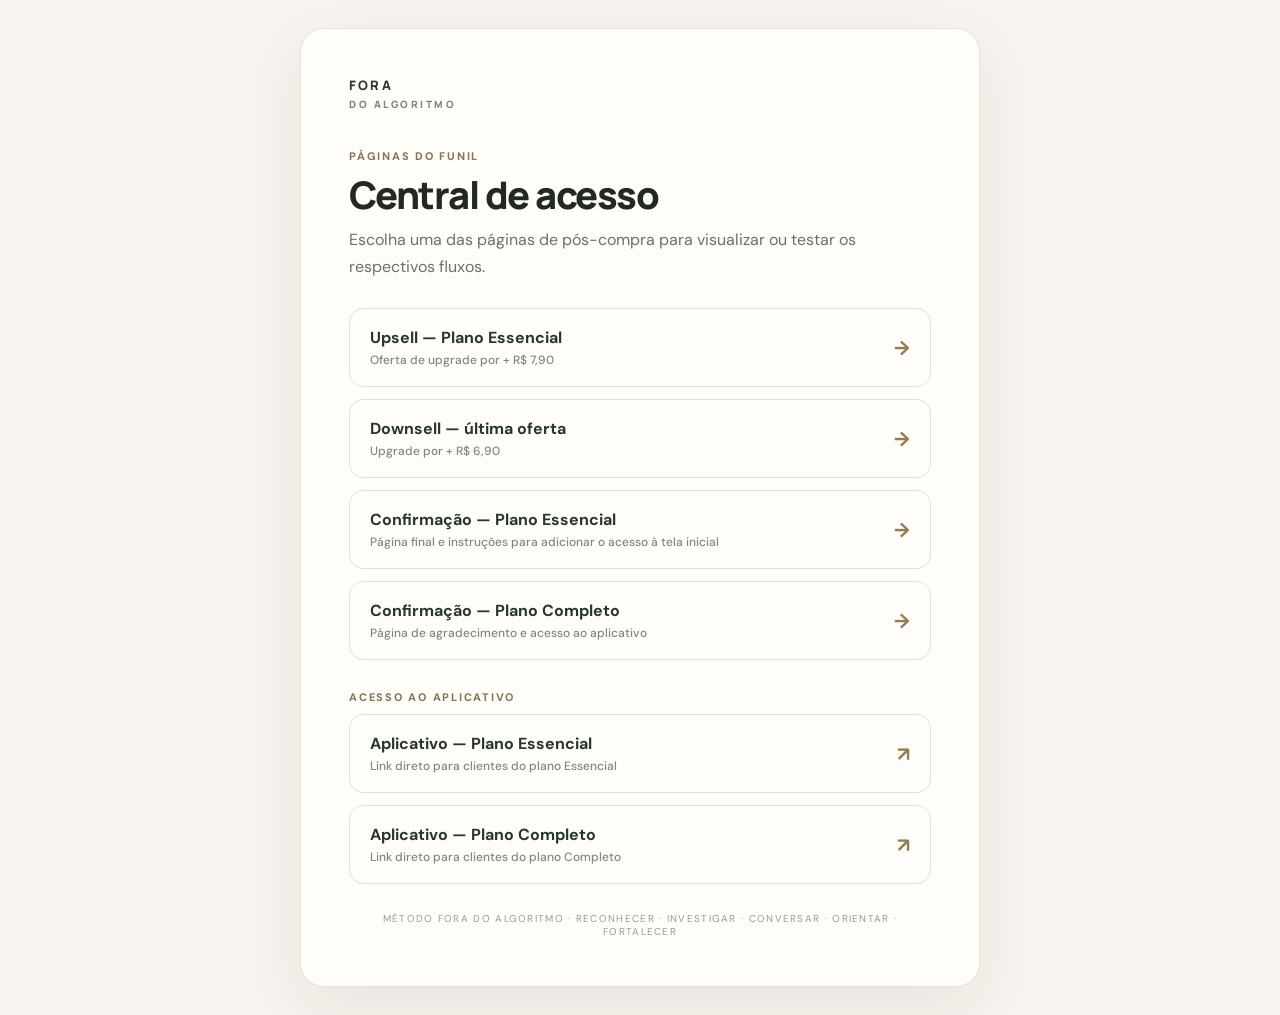
<file: index.html>
<!doctype html>
<html lang="pt-BR">
<head>
  <meta charset="utf-8">
  <meta name="viewport" content="width=device-width,initial-scale=1">
  <meta name="theme-color" content="#f7f4ef">
  <title>FORA DO ALGORITMO — Páginas do Funil</title>
  <link rel="preconnect" href="https://fonts.googleapis.com">
  <link rel="preconnect" href="https://fonts.gstatic.com" crossorigin>
  <link href="https://fonts.googleapis.com/css2?family=DM+Sans:wght@400;500;600;700;800&family=Manrope:wght@500;600;700;800&display=swap" rel="stylesheet">
  <style>
    *{box-sizing:border-box}
    body{margin:0;min-height:100vh;background:#f7f4ef;color:#222923;font-family:'DM Sans',sans-serif;display:grid;place-items:center;padding:28px}
    main{width:min(100%,680px);background:#fffdfa;border:1px solid #e8e1d8;border-radius:24px;padding:clamp(26px,6vw,48px);box-shadow:0 20px 60px rgba(49,40,28,.07)}
    .brand{font:800 13px/1.3 Manrope,sans-serif;letter-spacing:.17em;color:#253b31}
    .brand span{display:block;font-size:10px;letter-spacing:.25em;color:#7b847c;margin-top:4px}
    .eyebrow{margin:38px 0 10px;font-size:11px;font-weight:800;letter-spacing:.16em;color:#8a7554;text-transform:uppercase}
    h1{font:800 clamp(28px,5vw,38px)/1.12 Manrope,sans-serif;letter-spacing:-.04em;margin:0 0 12px}
    p{color:#68716b;line-height:1.65;margin:0 0 28px}
    .links{display:grid;gap:12px}
    a{display:flex;align-items:center;justify-content:space-between;gap:16px;padding:18px 20px;border:1px solid #e5ded4;border-radius:14px;color:#26372e;text-decoration:none;font-weight:700;transition:.18s ease}
    a:hover{border-color:#b99d70;transform:translateY(-1px);background:#fcfaf6}
    a small{display:block;font-size:12px;font-weight:500;color:#81877f;margin-top:4px}
    a b{font-size:20px;color:#957b50}
    footer{font-size:10px;letter-spacing:.13em;color:#9a9b91;text-align:center;margin-top:28px}
  </style>
</head>
<body>
  <main>
    <div class="brand">FORA<span>DO ALGORITMO</span></div>
    <div class="eyebrow">Páginas do funil</div>
    <h1>Central de acesso</h1>
    <p>Escolha uma das páginas de pós-compra para visualizar ou testar os respectivos fluxos.</p>
    <nav class="links" aria-label="Páginas do funil">
      <a href="/obrigado/essencial"><span>Upsell — Plano Essencial<small>Oferta de upgrade por + R$ 7,90</small></span><b>→</b></a>
      <a href="/downsell"><span>Downsell — última oferta<small>Upgrade por + R$ 6,90</small></span><b>→</b></a>
      <a href="/essencial-confirmado"><span>Confirmação — Plano Essencial<small>Página final e instruções para adicionar o acesso à tela inicial</small></span><b>→</b></a>
      <a href="/completo-confirmado"><span>Confirmação — Plano Completo<small>Página de agradecimento e acesso ao aplicativo</small></span><b>→</b></a>
    </nav>
    <div class="eyebrow" style="margin-top:30px">Acesso ao aplicativo</div>
    <nav class="links" aria-label="Acesso ao aplicativo">
      <a href="https://foraalgoritmo-2.vercel.app/acesso/essencial" target="_blank" rel="noopener"><span>Aplicativo — Plano Essencial<small>Link direto para clientes do plano Essencial</small></span><b>↗</b></a>
      <a href="https://foraalgoritmo-2.vercel.app/acesso/completo" target="_blank" rel="noopener"><span>Aplicativo — Plano Completo<small>Link direto para clientes do plano Completo</small></span><b>↗</b></a>
    </nav>
    <footer>MÉTODO FORA DO ALGORITMO · RECONHECER · INVESTIGAR · CONVERSAR · ORIENTAR · FORTALECER</footer>
  </main>
</body>
</html>
</file>
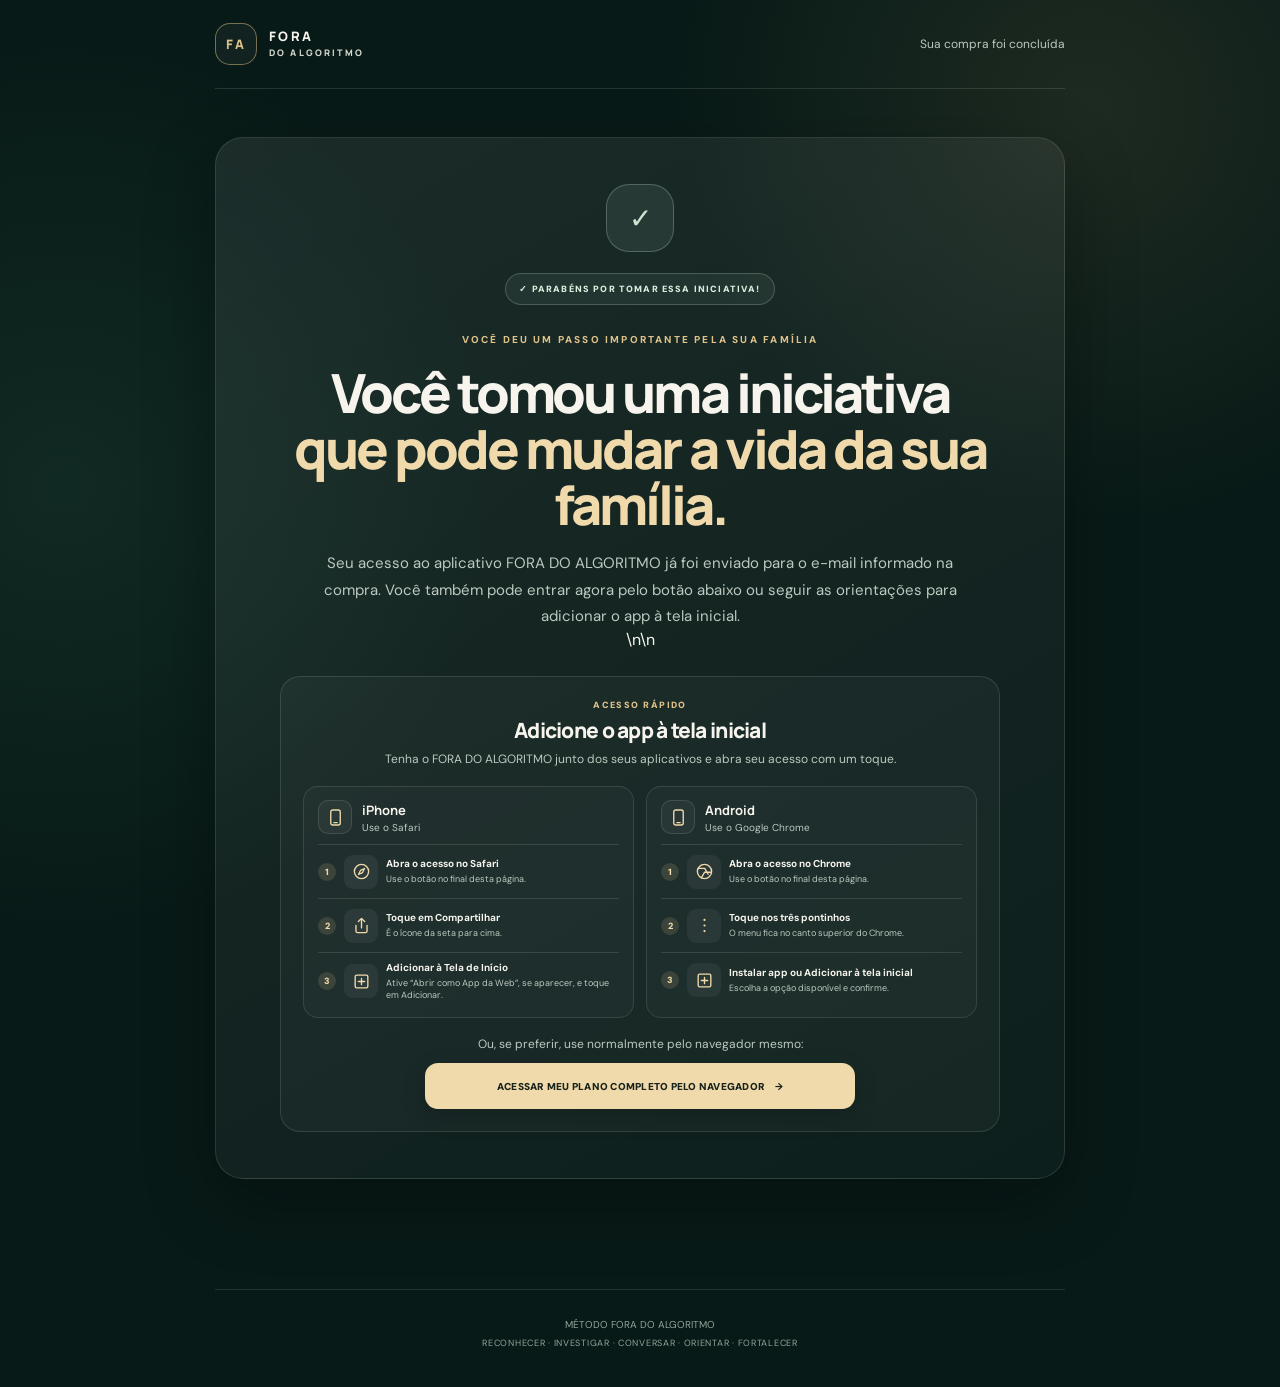
<file: completo-confirmado/index.html>
<!doctype html>
<html lang="pt-BR">
<head><meta charset="utf-8"><meta name="viewport" content="width=device-width,initial-scale=1"><meta name="theme-color" content="#0a211c"><title>Plano Completo confirmado — FORA DO ALGORITMO</title><link rel="preconnect" href="https://fonts.googleapis.com"><link rel="preconnect" href="https://fonts.gstatic.com" crossorigin><link href="https://fonts.googleapis.com/css2?family=DM+Sans:wght@400;500;600;700;800&family=Manrope:wght@400;500;600;700;800&display=swap" rel="stylesheet"><link rel="stylesheet" href="/styles.css"></head>
<body><div class="shell narrow">
<header class="topbar"><div class="brand"><span class="brand-symbol">FA</span><span>FORA<small>DO ALGORITMO</small></span></div><span class="top-note">Sua compra foi concluída</span></header>
<main class="page"><section class="panel center">
<div class="success-icon">✓</div><div class="status">✓ PARABÉNS POR TOMAR ESSA INICIATIVA!</div>
<div class="eyebrow spaced">Você deu um passo importante pela sua família</div>
<h1>Você tomou uma iniciativa<br><em>que pode mudar a vida da sua família.</em></h1>


<p class="page-lead">Seu acesso ao aplicativo FORA DO ALGORITMO já foi enviado para o e-mail informado na compra. Você também pode entrar agora pelo botão abaixo ou seguir as orientações para adicionar o app à tela inicial.</p>\n\n<section class="install-guide" aria-labelledby="install-guide-title">
  <div class="install-heading">
    <span class="install-kicker">ACESSO RÁPIDO</span>
    <h2 id="install-guide-title">Adicione o app à tela inicial</h2>
    <p>Tenha o FORA DO ALGORITMO junto dos seus aplicativos e abra seu acesso com um toque.</p>
  </div>
  <div class="install-cards">
    <article class="install-card">
      <div class="install-card-header">
        <span class="install-platform-icon"><svg viewBox="0 0 24 24" aria-hidden="true"><rect x="6" y="2.5" width="12" height="19" rx="2.5"/><path d="M10 18.5h4"/></svg></span>
        <span><strong>iPhone</strong><small>Use o Safari</small></span>
      </div>
      <div class="install-step">
        <span class="install-number">1</span>
        <span class="install-illustration"><svg viewBox="0 0 24 24" aria-hidden="true"><circle cx="12" cy="12" r="9"/><path d="m15.8 8.2-2.5 5.1-5.1 2.5 2.5-5.1 5.1-2.5Z"/></svg></span>
        <span class="install-step-copy"><b>Abra o acesso no Safari</b><small>Use o botão no final desta página.</small></span>
      </div>
      <div class="install-step">
        <span class="install-number">2</span>
        <span class="install-illustration"><svg viewBox="0 0 24 24" aria-hidden="true"><path d="M12 15V3m-4 4 4-4 4 4"/><path d="M5 12v7a2 2 0 0 0 2 2h10a2 2 0 0 0 2-2v-7"/></svg></span>
        <span class="install-step-copy"><b>Toque em Compartilhar</b><small>É o ícone da seta para cima.</small></span>
      </div>
      <div class="install-step">
        <span class="install-number">3</span>
        <span class="install-illustration"><svg viewBox="0 0 24 24" aria-hidden="true"><rect x="4" y="4" width="16" height="16" rx="2"/><path d="M12 8v8m-4-4h8"/></svg></span>
        <span class="install-step-copy"><b>Adicionar à Tela de Início</b><small>Ative “Abrir como App da Web”, se aparecer, e toque em Adicionar.</small></span>
      </div>
    </article>
    <article class="install-card">
      <div class="install-card-header">
        <span class="install-platform-icon"><svg viewBox="0 0 24 24" aria-hidden="true"><rect x="6" y="2.5" width="12" height="19" rx="2.5"/><path d="M10 18.5h4"/></svg></span>
        <span><strong>Android</strong><small>Use o Google Chrome</small></span>
      </div>
      <div class="install-step">
        <span class="install-number">1</span>
        <span class="install-illustration"><svg viewBox="0 0 24 24" aria-hidden="true"><circle cx="12" cy="12" r="9"/><path d="M3.8 8h8.5l4.3 7.5M8 20l4-7 8.1-.1"/></svg></span>
        <span class="install-step-copy"><b>Abra o acesso no Chrome</b><small>Use o botão no final desta página.</small></span>
      </div>
      <div class="install-step">
        <span class="install-number">2</span>
        <span class="install-illustration"><svg viewBox="0 0 24 24" aria-hidden="true"><circle cx="12" cy="5" r="1.4" fill="currentColor" stroke="none"/><circle cx="12" cy="12" r="1.4" fill="currentColor" stroke="none"/><circle cx="12" cy="19" r="1.4" fill="currentColor" stroke="none"/></svg></span>
        <span class="install-step-copy"><b>Toque nos três pontinhos</b><small>O menu fica no canto superior do Chrome.</small></span>
      </div>
      <div class="install-step">
        <span class="install-number">3</span>
        <span class="install-illustration"><svg viewBox="0 0 24 24" aria-hidden="true"><rect x="4" y="4" width="16" height="16" rx="2"/><path d="M12 8v8m-4-4h8"/></svg></span>
        <span class="install-step-copy"><b>Instalar app ou Adicionar à tela inicial</b><small>Escolha a opção disponível e confirme.</small></span>
      </div>
    </article>
  </div>
  <div class="install-browser">
    <p>Ou, se preferir, use normalmente pelo navegador mesmo:</p>
    <a class="button button-gold full" href="https://foraalgoritmo-2.vercel.app/acesso/completo" id="open-app-link">ACESSAR MEU PLANO COMPLETO PELO NAVEGADOR <b>→</b></a>
  </div>
</section>
</section></main>
<div class="redirect-overlay" id="redirect-overlay" hidden aria-live="polite" aria-modal="true" role="dialog" aria-labelledby="redirect-title">
  <div class="redirect-card">
    <div class="redirect-spinner" aria-hidden="true"></div>
    <h2 id="redirect-title">Entrando no aplicativo...</h2>
    <p>Estamos preparando seu acesso. Você será direcionado em instantes.</p>
    <div class="redirect-progress" aria-hidden="true"><span></span></div>
  </div>
</div>
<footer class="footer">MÉTODO FORA DO ALGORITMO<br><span>RECONHECER · INVESTIGAR · CONVERSAR · ORIENTAR · FORTALECER</span></footer>
</div>
<script>
(function () {
  const link = document.getElementById("open-app-link");
  const overlay = document.getElementById("redirect-overlay");
  if (!link || !overlay) return;
  link.addEventListener("click", function (event) {
    event.preventDefault();
    const destination = link.href;
    overlay.hidden = false;
    document.body.classList.add("is-redirecting");
    link.setAttribute("aria-disabled", "true");
    window.setTimeout(function () {
      window.location.assign(destination);
    }, 1800);
  });
})();
</script>
</body></html>
</file>
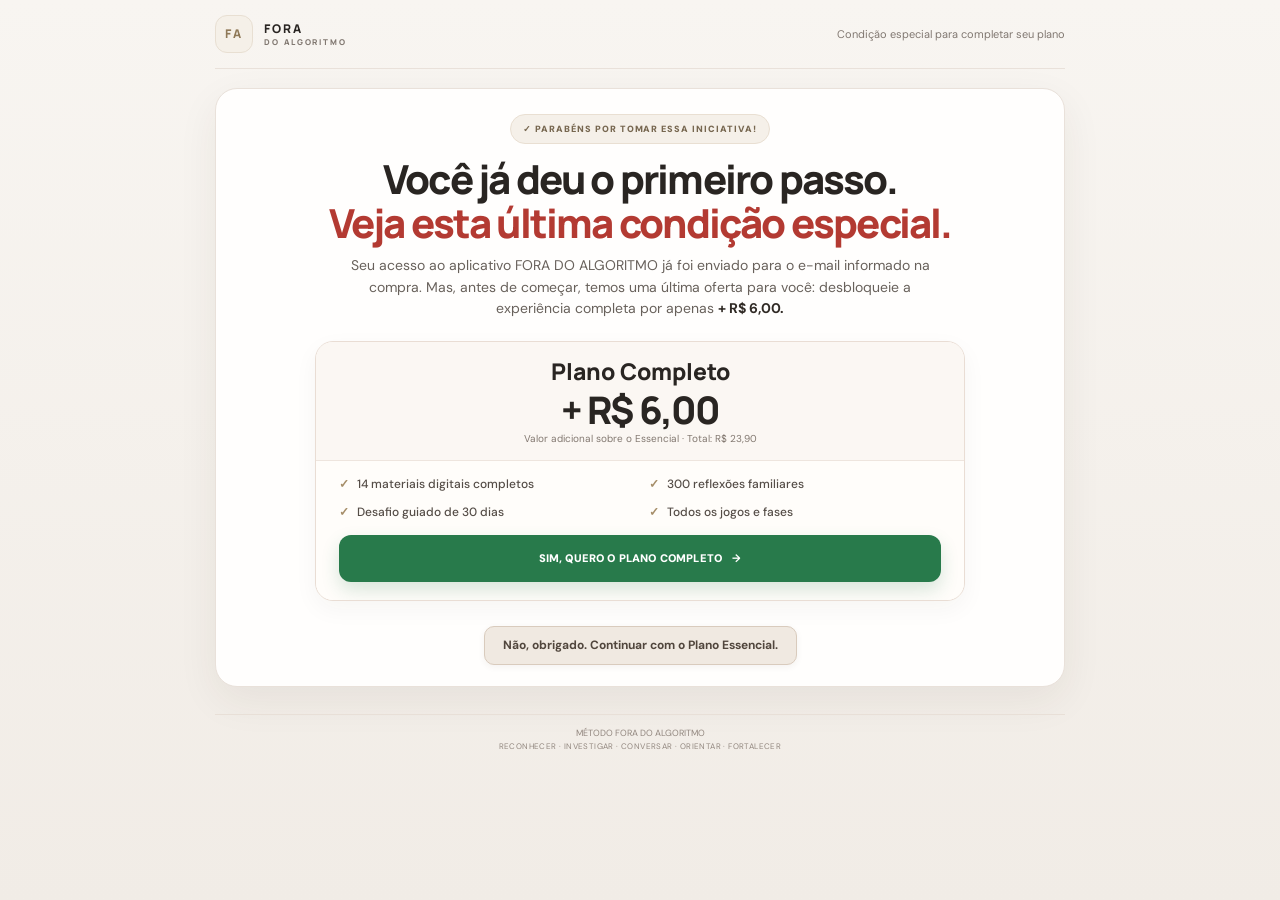
<file: downsell/index.html>
<!doctype html>
<html lang="pt-BR">
<head><meta charset="utf-8"><meta name="viewport" content="width=device-width,initial-scale=1"><meta name="theme-color" content="#f8f5f1"><title>Última condição especial — FORA DO ALGORITMO</title><link rel="preconnect" href="https://fonts.googleapis.com"><link rel="preconnect" href="https://fonts.gstatic.com" crossorigin><link href="https://fonts.googleapis.com/css2?family=DM+Sans:wght@400;500;600;700;800&family=Manrope:wght@400;500;600;700;800&display=swap" rel="stylesheet"><link rel="stylesheet" href="/styles.css"></head>
<body class="light-upsell light-downsell"><div class="shell narrow">
<header class="topbar"><div class="brand"><span class="brand-symbol">FA</span><span>FORA<small>DO ALGORITMO</small></span></div><span class="top-note">Condição especial para completar seu plano</span></header>
<main class="page"><section class="panel center">
<div class="status">✓ PARABÉNS POR TOMAR ESSA INICIATIVA!</div>
<h1>Você já deu o primeiro passo.<br><em>Veja esta última condição especial.</em></h1>
<p class="page-lead">Seu acesso ao aplicativo FORA DO ALGORITMO já foi enviado para o e-mail informado na compra. Mas, antes de começar, temos uma última oferta para você: desbloqueie a experiência completa por apenas <strong>+ R$ 6,00.</strong></p>
<div class="offer">
<div class="offer-head"><h2>Plano Completo</h2><div class="delta">+ R$ 6,00</div><div class="muted-small">Valor adicional sobre o Essencial · Total: R$ 23,90</div></div>
<div class="offer-benefits"><div>✓ <span>14 materiais digitais completos</span></div><div>✓ <span>300 reflexões familiares</span></div><div>✓ <span>Desafio guiado de 30 dias</span></div><div>✓ <span>Todos os jogos e fases</span></div></div>
<div class="offer-actions"><a class="button button-gold full" href="https://pay.cakto.com.br/32ub9ma">SIM, QUERO O PLANO COMPLETO <b>→</b></a></div>
</div>
<a class="refuse" href="https://foraalgoritmo-2.vercel.app/acesso/essencial" id="keep-plan-link">Não, obrigado. Continuar com o Plano Essencial.</a>
</section></main>
<div class="redirect-overlay" id="redirect-overlay" hidden aria-live="polite" aria-modal="true" role="dialog" aria-labelledby="redirect-title">
  <div class="redirect-card">
    <div class="redirect-spinner" aria-hidden="true"></div>
    <h2 id="redirect-title">Entrando no aplicativo...</h2>
    <p>Estamos preparando seu acesso ao Plano Essencial. Você será direcionado ao aplicativo em instantes.</p>
    <div class="redirect-progress" aria-hidden="true"><span></span></div>
  </div>
</div>
<footer class="footer">MÉTODO FORA DO ALGORITMO<br><span>RECONHECER · INVESTIGAR · CONVERSAR · ORIENTAR · FORTALECER</span></footer>
</div>
<script>
(function () {
  const link = document.getElementById("keep-plan-link");
  const overlay = document.getElementById("redirect-overlay");
  if (!link || !overlay) return;
  link.addEventListener("click", function (event) {
    event.preventDefault();
    const destination = link.href;
    overlay.hidden = false;
    document.body.classList.add("is-redirecting");
    link.setAttribute("aria-disabled", "true");
    window.setTimeout(function () {
      window.location.assign(destination);
    }, 1800);
  });
})();
</script>
</body></html>
</file>
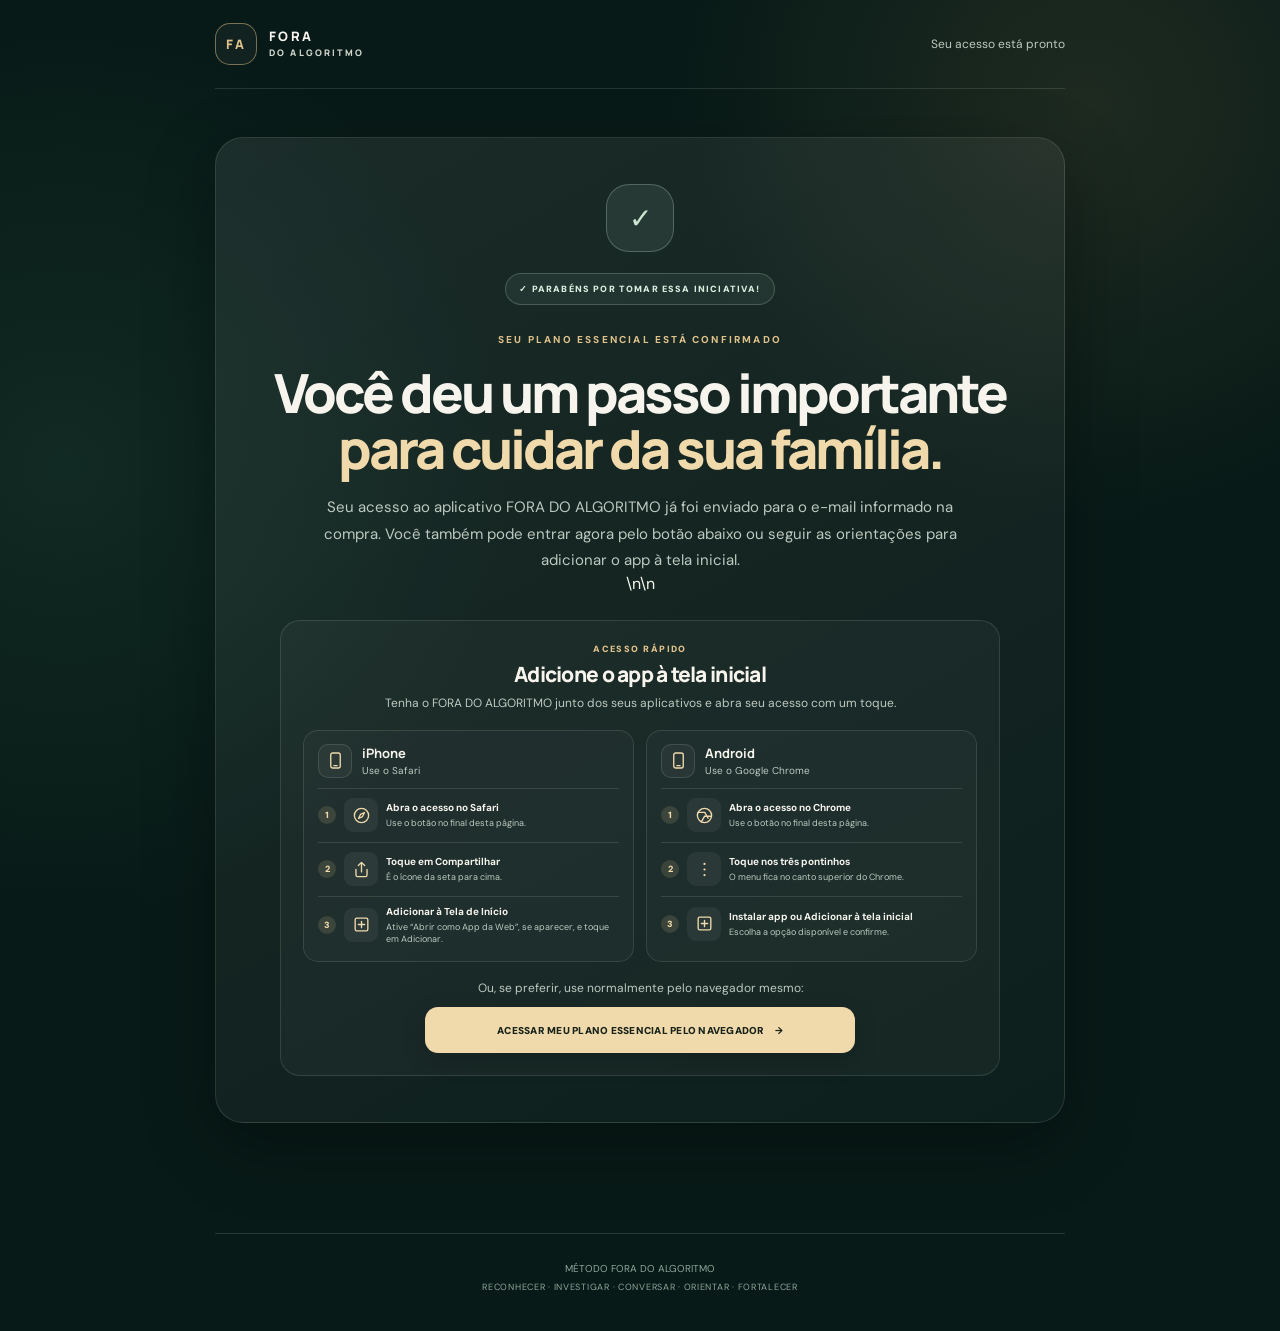
<file: essencial-confirmado/index.html>
<!doctype html>
<html lang="pt-BR">
<head>
<meta charset="utf-8"><meta name="viewport" content="width=device-width,initial-scale=1">
<meta name="theme-color" content="#0a211c">
<title>Plano Essencial confirmado — FORA DO ALGORITMO</title>
<link rel="preconnect" href="https://fonts.googleapis.com"><link rel="preconnect" href="https://fonts.gstatic.com" crossorigin>
<link href="https://fonts.googleapis.com/css2?family=DM+Sans:wght@400;500;600;700;800&family=Manrope:wght@400;500;600;700;800&display=swap" rel="stylesheet">
<link rel="stylesheet" href="/styles.css">
</head>
<body><div class="shell narrow">
<header class="topbar"><div class="brand"><span class="brand-symbol">FA</span><span>FORA<small>DO ALGORITMO</small></span></div><span class="top-note">Seu acesso está pronto</span></header>
<main class="page"><section class="panel center">
<div class="success-icon">✓</div>
<div class="status">✓ PARABÉNS POR TOMAR ESSA INICIATIVA!</div>
<div class="eyebrow spaced">Seu Plano Essencial está confirmado</div>
<h1>Você deu um passo importante<br><em>para cuidar da sua família.</em></h1>

<p class="page-lead">Seu acesso ao aplicativo FORA DO ALGORITMO já foi enviado para o e-mail informado na compra. Você também pode entrar agora pelo botão abaixo ou seguir as orientações para adicionar o app à tela inicial.</p>\n\n<section class="install-guide" aria-labelledby="install-guide-title">
  <div class="install-heading">
    <span class="install-kicker">ACESSO RÁPIDO</span>
    <h2 id="install-guide-title">Adicione o app à tela inicial</h2>
    <p>Tenha o FORA DO ALGORITMO junto dos seus aplicativos e abra seu acesso com um toque.</p>
  </div>
  <div class="install-cards">
    <article class="install-card">
      <div class="install-card-header">
        <span class="install-platform-icon"><svg viewBox="0 0 24 24" aria-hidden="true"><rect x="6" y="2.5" width="12" height="19" rx="2.5"/><path d="M10 18.5h4"/></svg></span>
        <span><strong>iPhone</strong><small>Use o Safari</small></span>
      </div>
      <div class="install-step">
        <span class="install-number">1</span>
        <span class="install-illustration"><svg viewBox="0 0 24 24" aria-hidden="true"><circle cx="12" cy="12" r="9"/><path d="m15.8 8.2-2.5 5.1-5.1 2.5 2.5-5.1 5.1-2.5Z"/></svg></span>
        <span class="install-step-copy"><b>Abra o acesso no Safari</b><small>Use o botão no final desta página.</small></span>
      </div>
      <div class="install-step">
        <span class="install-number">2</span>
        <span class="install-illustration"><svg viewBox="0 0 24 24" aria-hidden="true"><path d="M12 15V3m-4 4 4-4 4 4"/><path d="M5 12v7a2 2 0 0 0 2 2h10a2 2 0 0 0 2-2v-7"/></svg></span>
        <span class="install-step-copy"><b>Toque em Compartilhar</b><small>É o ícone da seta para cima.</small></span>
      </div>
      <div class="install-step">
        <span class="install-number">3</span>
        <span class="install-illustration"><svg viewBox="0 0 24 24" aria-hidden="true"><rect x="4" y="4" width="16" height="16" rx="2"/><path d="M12 8v8m-4-4h8"/></svg></span>
        <span class="install-step-copy"><b>Adicionar à Tela de Início</b><small>Ative “Abrir como App da Web”, se aparecer, e toque em Adicionar.</small></span>
      </div>
    </article>
    <article class="install-card">
      <div class="install-card-header">
        <span class="install-platform-icon"><svg viewBox="0 0 24 24" aria-hidden="true"><rect x="6" y="2.5" width="12" height="19" rx="2.5"/><path d="M10 18.5h4"/></svg></span>
        <span><strong>Android</strong><small>Use o Google Chrome</small></span>
      </div>
      <div class="install-step">
        <span class="install-number">1</span>
        <span class="install-illustration"><svg viewBox="0 0 24 24" aria-hidden="true"><circle cx="12" cy="12" r="9"/><path d="M3.8 8h8.5l4.3 7.5M8 20l4-7 8.1-.1"/></svg></span>
        <span class="install-step-copy"><b>Abra o acesso no Chrome</b><small>Use o botão no final desta página.</small></span>
      </div>
      <div class="install-step">
        <span class="install-number">2</span>
        <span class="install-illustration"><svg viewBox="0 0 24 24" aria-hidden="true"><circle cx="12" cy="5" r="1.4" fill="currentColor" stroke="none"/><circle cx="12" cy="12" r="1.4" fill="currentColor" stroke="none"/><circle cx="12" cy="19" r="1.4" fill="currentColor" stroke="none"/></svg></span>
        <span class="install-step-copy"><b>Toque nos três pontinhos</b><small>O menu fica no canto superior do Chrome.</small></span>
      </div>
      <div class="install-step">
        <span class="install-number">3</span>
        <span class="install-illustration"><svg viewBox="0 0 24 24" aria-hidden="true"><rect x="4" y="4" width="16" height="16" rx="2"/><path d="M12 8v8m-4-4h8"/></svg></span>
        <span class="install-step-copy"><b>Instalar app ou Adicionar à tela inicial</b><small>Escolha a opção disponível e confirme.</small></span>
      </div>
    </article>
  </div>
  <div class="install-browser">
    <p>Ou, se preferir, use normalmente pelo navegador mesmo:</p>
    <a class="button button-gold full" href="https://foraalgoritmo-2.vercel.app/acesso/essencial" id="open-app-link">ACESSAR MEU PLANO ESSENCIAL PELO NAVEGADOR <b>→</b></a>
  </div>
</section>
</section></main>
<div class="redirect-overlay" id="redirect-overlay" hidden aria-live="polite" aria-modal="true" role="dialog" aria-labelledby="redirect-title">
<div class="redirect-card"><div class="redirect-spinner" aria-hidden="true"></div><h2 id="redirect-title">Entrando no aplicativo...</h2><p>Estamos preparando seu acesso. Você será direcionado em instantes.</p><div class="redirect-progress" aria-hidden="true"><span></span></div></div>
</div>
<footer class="footer">MÉTODO FORA DO ALGORITMO<br><span>RECONHECER · INVESTIGAR · CONVERSAR · ORIENTAR · FORTALECER</span></footer>
</div>
<script>
(function(){
 const link=document.getElementById("open-app-link");
 const overlay=document.getElementById("redirect-overlay");
 if(!link||!overlay)return;
 link.addEventListener("click",function(event){
  event.preventDefault();
  const destination=link.href;
  overlay.hidden=false;
  document.body.classList.add("is-redirecting");
  link.setAttribute("aria-disabled","true");
  window.setTimeout(function(){window.location.assign(destination);},1800);
 });
})();
</script>
</body></html>
</file>
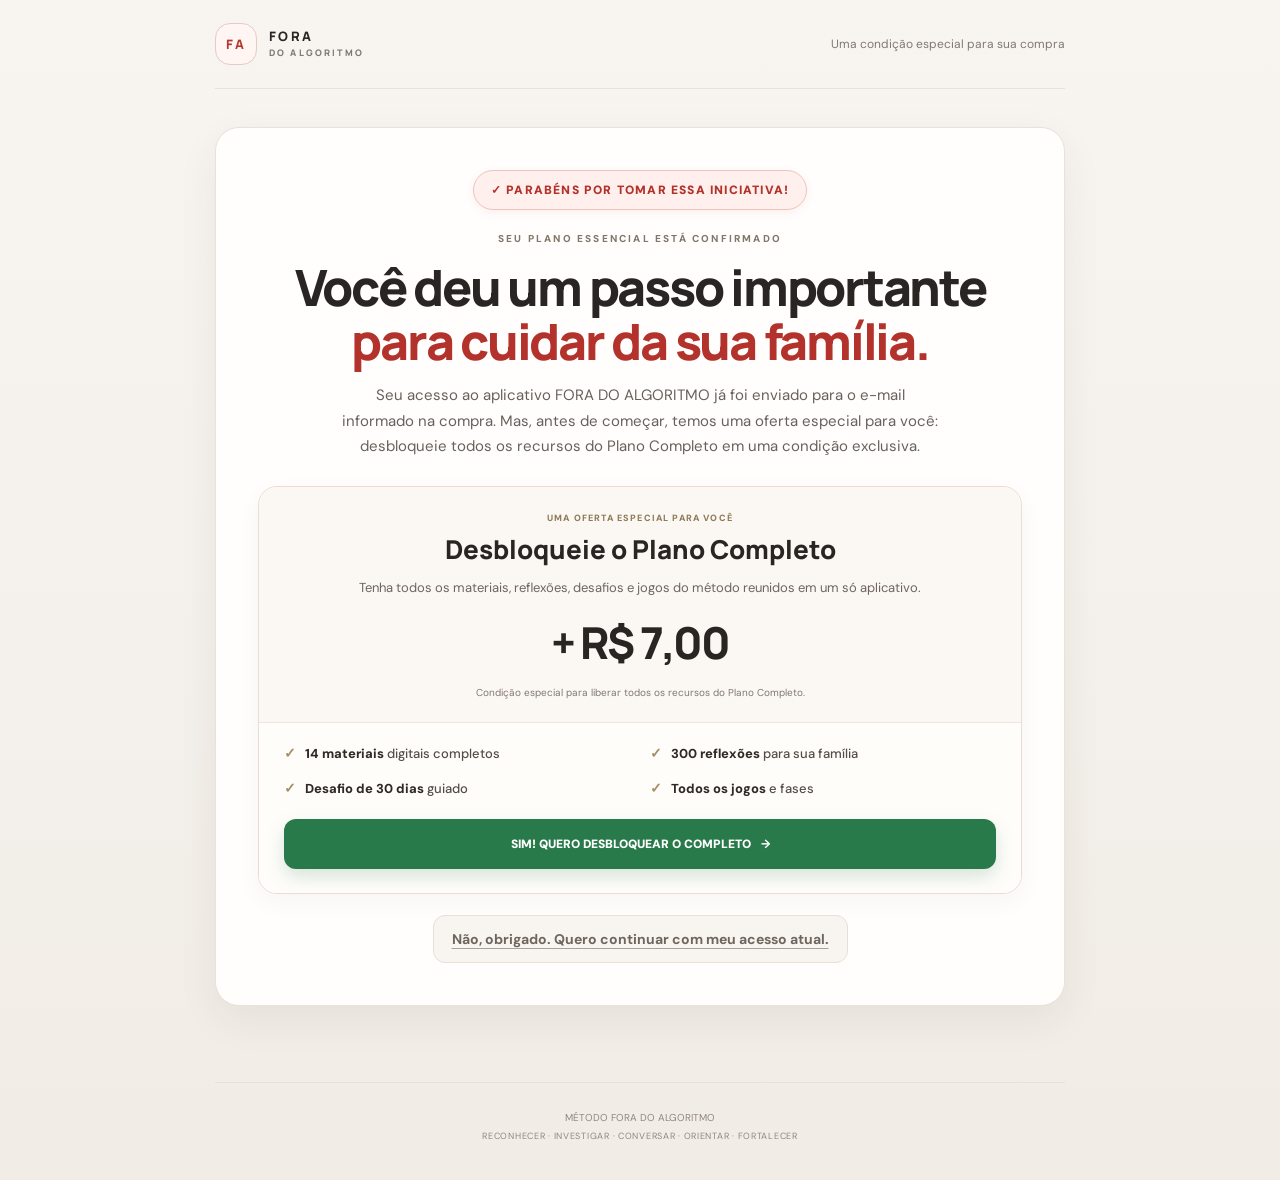
<file: obrigado/essencial/index.html>
<!doctype html>
<html lang="pt-BR">
<head><meta charset="utf-8"><meta name="viewport" content="width=device-width,initial-scale=1"><meta name="theme-color" content="#f6f2ed"><title>Parabéns pela compra — FORA DO ALGORITMO</title><link rel="preconnect" href="https://fonts.googleapis.com"><link rel="preconnect" href="https://fonts.gstatic.com" crossorigin><link href="https://fonts.googleapis.com/css2?family=DM+Sans:wght@400;500;600;700;800&family=Manrope:wght@400;500;600;700;800&display=swap" rel="stylesheet"><link rel="stylesheet" href="/styles.css"></head>
<body class="light-upsell"><div class="shell narrow">
<header class="topbar"><div class="brand"><span class="brand-symbol">FA</span><span>FORA<small>DO ALGORITMO</small></span></div><span class="top-note">Uma condição especial para sua compra</span></header>
<main class="page">
<section class="panel center">
<div class="status status-congrats">✓ PARABÉNS POR TOMAR ESSA INICIATIVA!</div>
<div class="eyebrow spaced">Seu Plano Essencial está confirmado</div>
<h1>Você deu um passo importante<br><em>para cuidar da sua família.</em></h1>
<p class="page-lead">Seu acesso ao aplicativo FORA DO ALGORITMO já foi enviado para o e-mail informado na compra. Mas, antes de começar, temos uma oferta especial para você: desbloqueie todos os recursos do Plano Completo em uma condição exclusiva.</p>
<div class="offer">
<div class="offer-head"><div class="offer-tag">Uma oferta especial para você</div><h2>Desbloqueie o <span class="accent">Plano Completo</span></h2><p>Tenha todos os materiais, reflexões, desafios e jogos do método reunidos em um só aplicativo.</p><div class="delta">+ R$ 7,00</div><div class="muted-small">Condição especial para liberar todos os recursos do Plano Completo.</div></div>
<div class="offer-benefits"><div>✓ <span><strong>14 materiais</strong> digitais completos</span></div><div>✓ <span><strong>300 reflexões</strong> para sua família</span></div><div>✓ <span><strong>Desafio de 30 dias</strong> guiado</span></div><div>✓ <span><strong>Todos os jogos</strong> e fases</span></div></div>
<div class="offer-actions"><a class="button button-gold full" href="https://pay.cakto.com.br/hzpk8kt">SIM! QUERO DESBLOQUEAR O COMPLETO <b>→</b></a></div>
</div>
<a class="refuse" href="/downsell">Não, obrigado. Quero continuar com meu acesso atual.</a>
</section>
</main>
<footer class="footer">MÉTODO FORA DO ALGORITMO<br><span>RECONHECER · INVESTIGAR · CONVERSAR · ORIENTAR · FORTALECER</span></footer>
</div></body></html>
</file>
<file: styles.css>
:root{--bg:#081a17;--panel:#102b24;--ink:#f6f4ed;--muted:#bdc9c0;--soft:#8fa69a;--gold:#dfc18a;--gold2:#f0d9aa;--line:rgba(236,230,210,.13);--green:#cde5d3;--shadow:0 24px 70px rgba(0,0,0,.3)}
*{box-sizing:border-box}html{scroll-behavior:smooth}body{margin:0;background:radial-gradient(circle at 85% 8%,rgba(190,161,104,.12),transparent 26rem),radial-gradient(circle at 5% 35%,rgba(61,123,94,.16),transparent 28rem),var(--bg);color:var(--ink);font-family:'DM Sans',sans-serif;min-height:100vh}a{color:inherit;text-decoration:none}.shell{width:min(1100px,calc(100% - 40px));margin:0 auto}.shell.narrow{width:min(850px,calc(100% - 36px))}.topbar{display:flex;align-items:center;justify-content:space-between;padding:23px 0;border-bottom:1px solid var(--line)}.brand{display:flex;align-items:center;gap:12px;font:800 13px/1.15 Manrope;letter-spacing:.18em}.brand-symbol{height:42px;width:42px;border:1px solid rgba(223,193,138,.5);border-radius:15px;display:grid;place-items:center;color:var(--gold);background:rgba(255,255,255,.04)}.brand small{display:block;color:#d3d8ce;font-size:9px;letter-spacing:.24em;margin-top:4px}.top-note{font-size:12px;color:var(--muted)}.hero{padding:76px 0 54px;display:grid;grid-template-columns:1.1fr .9fr;gap:48px;align-items:center}.eyebrow{color:var(--gold);font-size:10px;font-weight:800;letter-spacing:.22em;text-transform:uppercase}.hero h1,.page h1{font:800 clamp(38px,5.8vw,68px)/1.04 Manrope;letter-spacing:-.055em;margin:18px 0}.hero h1 em,.page h1 em,.section-heading h2 em{font-style:normal;color:var(--gold2)}.lead{color:var(--muted);font-size:16px;line-height:1.8;max-width:600px}.method-line{display:inline-flex;gap:9px;align-items:center;border:1px solid var(--line);border-radius:100px;padding:10px 13px;color:#e8e3d5;font-size:9px;font-weight:800;letter-spacing:.1em;margin:20px 0 24px}.method-line span{width:7px;height:7px;border-radius:50%;background:var(--gold)}.hero-cta{max-width:340px}.hero-visual{position:relative;padding:30px;border-radius:30px;border:1px solid rgba(223,193,138,.22);background:linear-gradient(150deg,rgba(255,255,255,.08),rgba(255,255,255,.015));box-shadow:var(--shadow);min-height:350px;display:flex;flex-direction:column;justify-content:space-between;overflow:hidden}.visual-orbit{position:absolute;width:270px;height:270px;border-radius:50%;border:1px solid rgba(223,193,138,.17);right:-80px;top:-90px;box-shadow:0 0 0 32px rgba(223,193,138,.025),0 0 0 68px rgba(223,193,138,.02)}.visual-kicker,.plan-tag{font-size:10px;color:var(--gold);letter-spacing:.2em;text-transform:uppercase;font-weight:800;position:relative}.visual-title{font:800 35px/1.08 Manrope;max-width:300px;position:relative;letter-spacing:-.045em}.hero-visual p{font-size:13px;color:var(--muted);line-height:1.65;max-width:285px;position:relative}.pillar-list{display:flex;flex-wrap:wrap;gap:7px;position:relative}.pillar-list span{padding:8px 9px;border:1px solid var(--line);border-radius:9px;font-size:9px;color:#e8e5dc;letter-spacing:.07em}.section{padding:48px 0}.section-heading{text-align:center;max-width:680px;margin:0 auto 30px}.section-heading h2{font:800 clamp(28px,4vw,43px)/1.12 Manrope;letter-spacing:-.04em;margin:12px 0}.section-heading p{color:var(--muted);line-height:1.7;font-size:14px}.steps{display:grid;grid-template-columns:repeat(5,1fr);gap:10px}.steps article{padding:20px 15px;border:1px solid var(--line);border-radius:17px;background:rgba(255,255,255,.035)}.steps b{color:var(--gold);font:800 10px Manrope;letter-spacing:.16em}.steps h3{font:700 14px Manrope;margin:10px 0 6px}.steps p{color:var(--soft);font-size:11px;line-height:1.55;margin:0}.plans{display:grid;grid-template-columns:1fr 1fr;gap:18px;max-width:870px;margin:0 auto}.plan{padding:28px;border-radius:24px;background:linear-gradient(145deg,rgba(255,255,255,.065),rgba(255,255,255,.025));border:1px solid var(--line);position:relative}.plan-featured{border-color:rgba(223,193,138,.6);box-shadow:0 15px 50px rgba(0,0,0,.23)}.featured-label{position:absolute;right:18px;top:18px;background:rgba(223,193,138,.14);color:var(--gold2);padding:7px 9px;border-radius:100px;font-size:9px;font-weight:800;letter-spacing:.08em}.plan h3{font:800 24px Manrope;margin:12px 0 5px}.price{font:800 42px Manrope;letter-spacing:-.05em;margin-top:16px}.payment-note{font-size:10px;color:var(--muted)}.plan>p{font-size:13px;line-height:1.65;color:var(--muted);min-height:45px}.plan ul{display:grid;gap:12px;margin:22px 0 26px;padding:0;list-style:none}.plan li{display:flex;gap:10px;font-size:12px;color:#e5e8df;line-height:1.4}.plan li:before{content:'✓';color:var(--green);font-weight:900}.button{display:flex;align-items:center;justify-content:center;gap:10px;padding:15px 18px;border-radius:13px;font-size:12px;font-weight:900;text-align:center;transition:.2s;box-shadow:0 8px 24px rgba(0,0,0,.16)}.button:hover{transform:translateY(-2px)}.button-gold{background:var(--gold2);color:#18231c}.button-gold:hover{background:#f7e7c5}.button-outline{background:transparent;color:var(--ink);border:1px solid var(--line);box-shadow:none}.button-outline:hover{background:rgba(255,255,255,.06)}.fine-print,.muted-small{font-size:10px;color:var(--soft);line-height:1.6;text-align:center;margin-top:13px}.faq{max-width:760px;margin:0 auto;display:grid;gap:10px}.faq details{border:1px solid var(--line);border-radius:14px;padding:17px 19px;background:rgba(255,255,255,.025)}.faq summary{cursor:pointer;font-size:13px;font-weight:700}.faq p{font-size:12px;line-height:1.7;color:var(--muted);margin-bottom:0}.footer{border-top:1px solid var(--line);margin-top:45px;padding:26px 0 35px;color:var(--soft);font-size:10px;line-height:1.8;text-align:center}.footer span{font-size:9px;letter-spacing:.08em}.page{padding:48px 0 65px}.panel{border:1px solid var(--line);border-radius:28px;background:linear-gradient(150deg,rgba(255,255,255,.075),rgba(255,255,255,.025));box-shadow:var(--shadow);padding:clamp(24px,5vw,46px)}.center{text-align:center}.status{display:inline-flex;align-items:center;gap:8px;border:1px solid rgba(182,210,191,.25);background:rgba(182,210,191,.08);color:#d9eddf;padding:9px 13px;border-radius:99px;font-size:9px;font-weight:900;letter-spacing:.13em}.spaced{display:block;margin-top:28px}.page h1{font-size:clamp(34px,5.3vw,54px)}.page-lead{font-size:15px;line-height:1.75;color:var(--muted);max-width:650px;margin:0 auto}.offer{margin:30px 0 18px;border:1px solid rgba(223,193,138,.4);border-radius:23px;overflow:hidden;background:linear-gradient(140deg,#173c30,#10271f)}.offer-head{padding:28px 25px 23px;text-align:center;border-bottom:1px solid var(--line)}.offer-tag{font-size:9px;color:var(--gold);letter-spacing:.17em;text-transform:uppercase;font-weight:800}.offer h2{font:800 28px/1.12 Manrope;margin:13px 0 7px}.offer-head p{color:var(--muted);font-size:12px;line-height:1.65}.delta{margin:17px 0 2px;color:var(--gold2);font:800 45px Manrope;letter-spacing:-.05em}.offer-benefits{display:grid;grid-template-columns:1fr 1fr;gap:14px 18px;padding:23px 26px}.offer-benefits div{display:flex;gap:9px;align-items:flex-start;color:var(--green);font-size:13px;font-weight:900}.offer-benefits span{color:#e6ebe2;font-size:12px;font-weight:500;line-height:1.5}.offer-actions{padding:0 26px 25px}.offer-actions .button{padding:17px}.full{width:100%}.refuse{display:block;width:fit-content;max-width:100%;text-align:center;color:#f0e7d5;font-size:14px;font-weight:700;text-decoration:underline;text-decoration-color:rgba(240,215,173,.65);text-underline-offset:4px;margin:21px auto 0;padding:12px 18px;border:1px solid rgba(223,193,138,.3);border-radius:12px;background:rgba(255,255,255,.045);line-height:1.6;transition:.2s}.refuse:hover{color:#fff;background:rgba(255,255,255,.09);border-color:rgba(223,193,138,.55)}.button-disabled{background:rgba(255,255,255,.08);color:rgba(255,255,255,.5);cursor:not-allowed;box-shadow:none}.success-icon{width:68px;height:68px;border:1px solid rgba(182,210,191,.3);border-radius:23px;margin:0 auto 21px;display:grid;place-items:center;color:#cde5d3;background:rgba(182,210,191,.1);font-size:28px}.single-cta{max-width:420px;margin:30px auto 0}.notice{margin-top:20px;padding:16px;border:1px solid var(--line);border-radius:14px;color:var(--muted);font-size:11px;line-height:1.7}
@media(max-width:760px){.shell{width:min(100% - 30px,600px)}.topbar{padding:18px 0}.top-note{display:none}.hero{padding:52px 0 30px;grid-template-columns:1fr;gap:24px}.hero-visual{min-height:280px}.steps{grid-template-columns:1fr 1fr}.steps article:last-child{grid-column:span 2}.plans{grid-template-columns:1fr}.section{padding:34px 0}.offer-benefits{grid-template-columns:1fr}.offer-actions{padding:0 18px 20px}.offer-head{padding:24px 18px}.page{padding-top:30px}.panel{border-radius:22px}.footer{margin-top:30px}.hero h1{font-size:42px}.featured-label{position:static;display:inline-block;margin-bottom:10px}}
@media(max-width:390px){.hero h1{font-size:36px}.steps{grid-template-columns:1fr}.steps article:last-child{grid-column:auto}.price{font-size:38px}.method-line{font-size:8px;line-height:1.5;border-radius:14px}}


/* Visual claro e focado da página de upgrade pós-compra */
.light-upsell{
  --ink:#1d3027;
  --muted:#586a60;
  --soft:#78877e;
  --line:#e2eae5;
  --gold:#16835a;
  --gold2:#16835a;
  --green:#16835a;
  background:linear-gradient(180deg,#f7faf8 0%,#eef4f0 100%);
  color:#1d3027;
}
.light-upsell .topbar{border-color:#e2eae5}
.light-upsell .brand{color:#1d3027}
.light-upsell .brand small{color:#718078}
.light-upsell .brand-symbol{
  color:#14734f;
  background:#e9f4ed;
  border-color:#cfe2d5;
}
.light-upsell .top-note{color:#738178}
.light-upsell .page{padding:38px 0 48px}
.light-upsell .panel{
  background:#fff;
  border:1px solid #e3ebe5;
  border-radius:24px;
  box-shadow:0 14px 45px rgba(34,65,47,.07);
  padding:clamp(24px,5vw,42px);
}
.light-upsell .status{
  background:#eaf5ee;
  border:1px solid #d5e9dc;
  color:#23734f;
  font-size:10px;
  letter-spacing:.08em;
}
.light-upsell .eyebrow{color:#18865c}
.light-upsell .spaced{margin-top:22px}
.light-upsell .page h1{
  color:#1e3328;
  font-size:clamp(34px,5vw,50px);
  line-height:1.08;
  letter-spacing:-.045em;
  margin:15px 0;
}
.light-upsell .page h1 em{
  color:#168b60;
  font-style:normal;
}
.light-upsell .page-lead{
  color:#5d6d64;
  font-size:15px;
  line-height:1.7;
  max-width:600px;
}
.light-upsell .page-lead strong{color:#263e30}
.light-upsell .offer{
  margin:26px 0 16px;
  border:1px solid #dce9df;
  border-radius:19px;
  background:#fff;
  box-shadow:0 8px 26px rgba(37,76,51,.055);
}
.light-upsell .offer-head{
  padding:25px 24px 21px;
  border-bottom:1px solid #edf2ee;
  background:#fbfdfb;
}
.light-upsell .offer-tag{
  color:#16865b;
  letter-spacing:.13em;
}
.light-upsell .offer h2{
  color:#20372a;
  font-size:26px;
  margin:11px 0 7px;
}
.light-upsell .offer .accent{color:#168b60}
.light-upsell .offer-head p{
  color:#68776e;
  font-size:13px;
}
.light-upsell .delta{
  color:#13875b;
  font-size:44px;
  margin:14px 0 1px;
}
.light-upsell .muted-small{color:#77867d}
.light-upsell .offer-benefits{
  padding:21px 25px;
  background:#fff;
  gap:15px 20px;
}
.light-upsell .offer-benefits div{
  color:#16865b;
  font-size:14px;
}
.light-upsell .offer-benefits span{
  color:#46584d;
  font-size:13px;
}
.light-upsell .offer-benefits strong{color:#1d754f;font-weight:800}
.light-upsell .offer-actions{
  padding:0 25px 24px;
  background:#fff;
}
.light-upsell .offer-actions .button{
  padding:17px 18px;
  background:#16865b;
  color:#fff;
  box-shadow:0 8px 18px rgba(22,134,91,.18);
  border-radius:12px;
}
.light-upsell .offer-actions .button:hover{background:#11734e}
.light-upsell .refuse{
  color:#65746b;
  background:#f8faf8;
  border:1px solid #e1e9e3;
  font-size:14px;
  font-weight:700;
  text-decoration-color:#9aa89f;
}
.light-upsell .refuse:hover{
  color:#31483a;
  background:#f0f5f1;
  border-color:#cbdacf;
}
.light-upsell .footer{
  color:#89958d;
  border-color:#e2eae5;
  margin-top:28px;
}
.light-upsell .footer span{color:#8a978f}
@media(max-width:760px){
  .light-upsell .page{padding:25px 0 35px}
  .light-upsell .panel{padding:23px 17px;border-radius:19px}
  .light-upsell .offer-head{padding:22px 17px 19px}
  .light-upsell .offer-benefits{padding:19px 18px;gap:13px}
  .light-upsell .offer-actions{padding:0 17px 19px}
  .light-upsell .offer-actions .button{font-size:11px;line-height:1.45}
}


/* Paleta quente: marfim, grafite e vermelho queimado — página de upsell */
.light-upsell{
  color-scheme:light;
  --ink:#292522;
  --muted:#68615b;
  --soft:#817871;
  --line:#e9e1da;
  --gold:#b33a32;
  --gold2:#b33a32;
  --green:#b33a32;
  background:linear-gradient(180deg,#f8f5f1 0%,#f1ece6 100%);
  color:#292522;
}
.light-upsell .topbar{border-color:#e9e1da}
.light-upsell .brand{color:#292522}
.light-upsell .brand small{color:#817871}
.light-upsell .brand-symbol{
  color:#b33a32;
  background:#fff5f2;
  border-color:#e8c9c3;
}
.light-upsell .top-note{color:#817871}
.light-upsell .panel{
  background:#fffefd;
  border:1px solid #e9e1da;
  box-shadow:0 14px 42px rgba(54,39,31,.065);
}
.light-upsell .status,
.light-upsell .status-congrats{
  background:#fff0ed;
  border:1px solid #f0d0ca;
  color:#b22f28;
  font-size:11px;
  font-weight:900;
  letter-spacing:.09em;
  padding:10px 15px;
}
.light-upsell .eyebrow{color:#9b3932}
.light-upsell .page h1{color:#292522}
.light-upsell .page h1 em{color:#b33a32}
.light-upsell .page-lead{color:#68615b}
.light-upsell .page-lead strong{color:#302a25}
.light-upsell .offer{
  background:#fffdfa;
  border:1px solid #e9ddd4;
  box-shadow:0 8px 25px rgba(54,39,31,.045);
}
.light-upsell .offer-head{
  background:#fbf7f3;
  border-bottom:1px solid #eee5de;
}
.light-upsell .offer-tag{color:#a23a32}
.light-upsell .offer h2{color:#292522}
.light-upsell .offer .accent{color:#b33a32}
.light-upsell .offer-head p{color:#6e655f}
.light-upsell .delta{color:#b3322b}
.light-upsell .muted-small{color:#827870}
.light-upsell .offer-benefits{background:#fffdfa}
.light-upsell .offer-benefits div{color:#b33a32}
.light-upsell .offer-benefits span{color:#554d47}
.light-upsell .offer-benefits strong{color:#9e332c}
.light-upsell .offer-actions{background:#fffdfa}
.light-upsell .offer-actions .button{
  background:#b63830;
  color:#fff;
  box-shadow:0 8px 18px rgba(182,56,48,.17);
}
.light-upsell .offer-actions .button:hover{background:#992c26}
.light-upsell .refuse{
  color:#6e655e;
  background:#f8f5f1;
  border-color:#e8dfd7;
  text-decoration-color:#aaa098;
}
.light-upsell .refuse:hover{
  color:#3b332e;
  background:#f1ebe5;
  border-color:#d9ccc1;
}
.light-upsell .footer{
  color:#92877f;
  border-color:#e8dfd7;
}
.light-upsell .footer span{color:#92877f}
@media(max-width:760px){
  .light-upsell .status-congrats{font-size:10px}
}


/* Vermelho reservado à confirmação de compra e à chamada de preço do título */
.light-upsell .status-congrats{
  background:#fff0ed;
  border:1px solid #edc4bd;
  color:#b3322b;
  font-size:12px;
  font-weight:900;
  letter-spacing:.1em;
  padding:11px 17px;
  box-shadow:0 3px 10px rgba(179,50,43,.07);
}
.light-upsell .eyebrow{color:#81766a}
.light-upsell .page h1{color:#292522}
.light-upsell .page h1 em{color:#b3322b}
.light-upsell .offer-tag{color:#8e7958}
.light-upsell .offer h2{color:#292522}
.light-upsell .offer .accent{color:#292522}
.light-upsell .delta{color:#292522}
.light-upsell .offer-benefits div{color:#a58d68}
.light-upsell .offer-benefits span{color:#554d47}
.light-upsell .offer-benefits strong{color:#302a25}
.light-upsell .offer-actions .button{
  background:#343c36;
  color:#fff;
  box-shadow:0 8px 18px rgba(41,48,43,.13);
}
.light-upsell .offer-actions .button:hover{background:#252d28}
.light-upsell .refuse{
  color:#6e655e;
  background:#f8f5f1;
  border-color:#e8dfd7;
  text-decoration-color:#aaa098;
}
.light-upsell .refuse:hover{
  color:#3b332e;
  background:#f1ebe5;
  border-color:#d9ccc1;
}


/* Botão de ação em verde; vermelho permanece somente nos destaques do topo e preço */
.light-upsell .offer-actions .button{
  background:#287a4b;
  color:#fff;
  box-shadow:0 8px 18px rgba(40,122,75,.18);
}
.light-upsell .offer-actions .button:hover{background:#20643d}


/* Downsell segue a identidade clara da página de upsell */
.light-downsell{
  color-scheme:light;
  background:linear-gradient(180deg,#f8f5f1 0%,#f1ece6 100%);
  color:#292522;
}
.light-downsell .topbar{border-color:#e9e1da}
.light-downsell .brand{color:#292522}
.light-downsell .brand small{color:#817871}
.light-downsell .brand-symbol{
  color:#8f7958;
  background:#f5f0e8;
  border-color:#e8dfd2;
}
.light-downsell .top-note{color:#817871}
.light-downsell .panel{
  background:#fffefd;
  border:1px solid #e9e1da;
  box-shadow:0 14px 42px rgba(54,39,31,.065);
}
.light-downsell .status{
  background:#f5f0e9;
  border:1px solid #e9dfd2;
  color:#776750;
  letter-spacing:.08em;
}
.light-downsell .eyebrow{color:#8e7958}
.light-downsell .page h1{color:#292522}
.light-downsell .page h1 em{color:#b33a32}
.light-downsell .page-lead{color:#68615b}
.light-downsell .offer{
  background:#fffdfa;
  border:1px solid #e9ddd4;
  box-shadow:0 8px 25px rgba(54,39,31,.045);
}
.light-downsell .offer-head{
  background:#fbf7f3;
  border-bottom:1px solid #eee5de;
}
.light-downsell .offer-tag{color:#8e7958}
.light-downsell .offer h2{color:#292522}
.light-downsell .offer-head p{color:#6e655f}
.light-downsell .delta{color:#292522}
.light-downsell .offer-benefits{background:#fffdfa}
.light-downsell .offer-benefits div{color:#a58d68}
.light-downsell .offer-benefits span{color:#554d47}
.light-downsell .offer-benefits strong{color:#302a25}
.light-downsell .offer-actions{background:#fffdfa}
.light-downsell .offer-actions .button-disabled{
  background:#eee9e3;
  color:#897f75;
}
.light-downsell .muted-small{color:#827870}
.light-downsell .refuse{
  color:#6e655e;
  background:#f8f5f1;
  border:1px solid #e8dfd7;
  text-decoration-color:#aaa098;
}
.light-downsell .refuse:hover{
  color:#3b332e;
  background:#f1ebe5;
  border-color:#d9ccc1;
}
.light-downsell .footer{
  color:#92877f;
  border-color:#e8dfd7;
}
.light-downsell .footer span{color:#92877f}

/* Transição de saída ao escolher manter o Essencial */
.redirect-overlay[hidden]{display:none}
.redirect-overlay:not([hidden]){
  position:fixed;
  inset:0;
  z-index:9999;
  display:grid;
  place-items:center;
  padding:24px;
  background:rgba(248,245,241,.97);
  backdrop-filter:blur(8px);
}
.redirect-card{
  width:min(100%,390px);
  padding:34px 28px;
  text-align:center;
  border:1px solid #e9e1da;
  border-radius:22px;
  background:#fffefd;
  box-shadow:0 18px 55px rgba(54,39,31,.09);
}
.redirect-spinner{
  width:46px;
  height:46px;
  margin:0 auto 22px;
  border:4px solid #e9e1da;
  border-top-color:#287a4b;
  border-radius:50%;
  animation:redirect-spin .8s linear infinite;
}
.redirect-card h2{
  margin:0 0 9px;
  color:#292522;
  font:800 22px/1.2 Manrope,sans-serif;
  letter-spacing:-.03em;
}
.redirect-card p{
  margin:0;
  color:#68615b;
  font-size:14px;
  line-height:1.6;
}
.redirect-progress{
  height:5px;
  margin-top:23px;
  overflow:hidden;
  border-radius:99px;
  background:#eee9e3;
}
.redirect-progress span{
  display:block;
  width:0;
  height:100%;
  border-radius:inherit;
  background:#287a4b;
  animation:redirect-progress 1.8s ease forwards;
}
@keyframes redirect-spin{to{transform:rotate(360deg)}}
@keyframes redirect-progress{to{width:100%}}
body.is-redirecting{overflow:hidden}
@media(prefers-reduced-motion:reduce){
  .redirect-spinner,.redirect-progress span{animation-duration:1.8s}
}


/* Botão visual do Plano Completo no downsell acompanha o verde da upsell.
   Permanece inativo enquanto o checkout próprio não estiver configurado. */
.light-downsell .offer-actions .button-disabled{
  background:#287a4b;
  color:#fff;
  box-shadow:0 8px 18px rgba(40,122,75,.16);
  opacity:.72;
}


/* Cor exata do botão conforme a referência enviada */
.light-downsell .offer-actions .button-disabled{
  background:#287a4b;
  color:#fff;
  opacity:1;
  box-shadow:0 8px 18px rgba(40,122,75,.18);
}


/* Downsell compacta: conteúdo prioritário visível sem rolagem em telas comuns */
.light-downsell .topbar{padding:10px 0}
.light-downsell .brand{gap:9px;font-size:11px}
.light-downsell .brand-symbol{width:34px;height:34px;border-radius:11px}
.light-downsell .brand small{font-size:8px;margin-top:2px}
.light-downsell .top-note{font-size:10px}
.light-downsell .page{padding:12px 0 14px}
.light-downsell .panel{padding:16px 24px;border-radius:20px}
.light-downsell .status{padding:6px 10px;font-size:9px}
.light-downsell .spaced{margin-top:8px}
.light-downsell .eyebrow{font-size:9px;letter-spacing:.16em}
.light-downsell .page h1{
  font-size:clamp(27px,3.2vw,34px);
  line-height:1.04;
  margin:8px 0;
  letter-spacing:-.04em;
}
.light-downsell .page-lead{font-size:12px;line-height:1.45;max-width:670px}
.light-downsell .offer{margin:12px 0 7px;border-radius:15px}
.light-downsell .offer-head{padding:10px 18px 9px}
.light-downsell .offer-tag{font-size:8px;letter-spacing:.12em}
.light-downsell .offer h2{font-size:21px;margin:5px 0 3px}
.light-downsell .offer-head p{font-size:11px;line-height:1.35;margin:0}
.light-downsell .delta{font-size:32px;line-height:1;margin:6px 0 2px}
.light-downsell .muted-small{font-size:9px;line-height:1.3;margin-top:2px}
.light-downsell .offer-benefits{
  grid-template-columns:1fr 1fr;
  gap:7px 14px;
  padding:10px 18px;
}
.light-downsell .offer-benefits div{font-size:11px;gap:6px}
.light-downsell .offer-benefits span{font-size:11px;line-height:1.3}
.light-downsell .offer-actions{padding:0 18px 12px}
.light-downsell .offer-actions .button{padding:11px 14px;font-size:11px;line-height:1.25}
.light-downsell .refuse{margin:6px auto 0;padding:7px 12px;font-size:11px;line-height:1.35}
.light-downsell .footer{margin-top:8px;padding:8px 0 10px;font-size:9px;line-height:1.45}
.light-downsell .footer span{font-size:8px;letter-spacing:.05em}

@media(max-width:760px){
  .light-downsell .topbar{padding:9px 0}
  .light-downsell .page{padding:9px 0 10px}
  .light-downsell .panel{padding:14px 13px;border-radius:17px}
  .light-downsell .page h1{font-size:clamp(24px,6vw,29px);margin:7px 0;line-height:1.03}
  .light-downsell .page-lead{font-size:11px;line-height:1.4}
  .light-downsell .offer{margin:10px 0 6px}
  .light-downsell .offer-head{padding:9px 12px 8px}
  .light-downsell .offer h2{font-size:19px;margin:4px 0}
  .light-downsell .offer-head p{font-size:10px}
  .light-downsell .delta{font-size:29px;margin:5px 0 1px}
  .light-downsell .offer-benefits{grid-template-columns:1fr 1fr;padding:9px 12px;gap:6px 8px}
  .light-downsell .offer-benefits div{font-size:10px}
  .light-downsell .offer-benefits span{font-size:10px;line-height:1.25}
  .light-downsell .offer-actions{padding:0 12px 10px}
  .light-downsell .offer-actions .button{font-size:10px;padding:10px 9px}
  .light-downsell .refuse{font-size:10px;padding:6px 9px;margin-top:5px}
  .light-downsell .footer{margin-top:6px;padding:6px 0 8px}
}
@media(max-width:360px){
  .light-downsell .offer-benefits{grid-template-columns:1fr}
  .light-downsell .offer-benefits div{font-size:10px}
  .light-downsell .offer-benefits span{font-size:10px}
}
@media(max-height:700px) and (min-width:761px){
  .light-downsell .topbar{padding:7px 0}
  .light-downsell .page{padding:6px 0}
  .light-downsell .panel{padding:12px 22px}
  .light-downsell .spaced{margin-top:5px}
  .light-downsell .page h1{font-size:29px;margin:5px 0}
  .light-downsell .page-lead{font-size:11px;line-height:1.35}
  .light-downsell .offer{margin:8px 0 4px}
  .light-downsell .offer-head{padding:7px 16px}
  .light-downsell .offer-benefits{padding:7px 16px;gap:5px 12px}
  .light-downsell .offer-actions{padding:0 16px 8px}
  .light-downsell .refuse{margin-top:4px;padding:5px 10px}
  .light-downsell .footer{margin-top:3px;padding:4px 0 5px}
}


/* Downsell: layout arejado e hierarquia visual simplificada */
.light-downsell .topbar{padding:15px 0}
.light-downsell .brand{gap:11px;font-size:12px}
.light-downsell .brand-symbol{width:38px;height:38px;border-radius:12px}
.light-downsell .top-note{font-size:11px}
.light-downsell .page{padding:19px 0 14px}
.light-downsell .panel{
  padding:25px 38px 21px;
  border-radius:22px;
}
.light-downsell .status{
  padding:8px 12px;
  font-size:9px;
  letter-spacing:.11em;
}
.light-downsell .eyebrow{display:none}
.light-downsell .page h1{
  max-width:680px;
  margin:13px auto 10px;
  font-size:clamp(31px,4vw,40px);
  line-height:1.1;
  letter-spacing:-.045em;
}
.light-downsell .page-lead{
  max-width:590px;
  font-size:14px;
  line-height:1.55;
}
.light-downsell .offer{
  max-width:650px;
  margin:21px auto 13px;
  border-radius:18px;
}
.light-downsell .offer-head{
  padding:17px 22px 14px;
}
.light-downsell .offer h2{
  margin:0 0 5px;
  font-size:23px;
}
.light-downsell .delta{
  margin:5px 0 3px;
  font-size:38px;
  line-height:1;
}
.light-downsell .muted-small{
  margin-top:4px;
  font-size:10px;
  line-height:1.4;
}
.light-downsell .offer-benefits{
  grid-template-columns:1fr 1fr;
  gap:11px 18px;
  padding:15px 23px;
}
.light-downsell .offer-benefits div{
  gap:8px;
  font-size:12px;
}
.light-downsell .offer-benefits span{
  font-size:12px;
  line-height:1.4;
}
.light-downsell .offer-actions{padding:0 23px 18px}
.light-downsell .offer-actions .button{
  min-height:47px;
  padding:13px 18px;
  font-size:11px;
  letter-spacing:.015em;
}
.light-downsell .refuse{
  margin:11px auto 0;
  padding:8px 13px;
  font-size:11px;
  background:transparent;
  border-color:transparent;
}
.light-downsell .footer{
  margin-top:13px;
  padding:12px 0 14px;
  font-size:9px;
  line-height:1.5;
}
.light-downsell .footer span{font-size:8px}

@media(max-width:760px){
  .light-downsell .topbar{padding:12px 0}
  .light-downsell .top-note{font-size:9px}
  .light-downsell .page{padding:14px 0 10px}
  .light-downsell .panel{padding:20px 16px 17px}
  .light-downsell .page h1{
    font-size:clamp(27px,6vw,33px);
    margin:11px auto 8px;
  }
  .light-downsell .page-lead{font-size:12px;line-height:1.5}
  .light-downsell .offer{margin:16px auto 10px}
  .light-downsell .offer-head{padding:15px 14px 12px}
  .light-downsell .offer h2{font-size:21px}
  .light-downsell .delta{font-size:35px}
  .light-downsell .offer-benefits{
    grid-template-columns:1fr 1fr;
    gap:9px 10px;
    padding:13px 14px;
  }
  .light-downsell .offer-benefits div{font-size:11px;gap:6px}
  .light-downsell .offer-benefits span{font-size:11px;line-height:1.35}
  .light-downsell .offer-actions{padding:0 14px 14px}
  .light-downsell .offer-actions .button{font-size:10px;padding:12px 9px}
  .light-downsell .refuse{font-size:10px;padding:7px 9px}
  .light-downsell .footer{margin-top:8px;padding:8px 0 10px}
}
@media(max-width:360px){
  .light-downsell .offer-benefits{grid-template-columns:1fr}
}


/* Recusa do downsell com maior contraste, ainda secundária ao CTA principal */
.light-downsell .refuse{
  display:inline-flex;
  align-items:center;
  justify-content:center;
  margin:12px auto 0;
  padding:10px 18px;
  color:#51463d;
  background:#f0e9e1;
  border:1px solid #d9cbbd;
  border-radius:10px;
  font-size:12px;
  font-weight:700;
  text-decoration:none;
  box-shadow:0 2px 7px rgba(62,47,35,.06);
  transition:background .18s ease,border-color .18s ease,transform .18s ease;
}
.light-downsell .refuse:hover{
  color:#3d332c;
  background:#e9dfd5;
  border-color:#c9b7a6;
  transform:translateY(-1px);
}
@media(max-width:760px){
  .light-downsell .refuse{
    margin-top:10px;
    padding:9px 14px;
    font-size:11px;
  }
}


/* Guia visual de instalação do atalho na tela inicial */
.install-guide{
  max-width:720px;
  margin:26px auto 0;
  padding:22px;
  text-align:left;
  border:1px solid var(--line);
  border-radius:20px;
  background:rgba(255,255,255,.035);
}
.install-heading{text-align:center}
.install-kicker{
  display:block;
  margin-bottom:7px;
  color:var(--gold);
  font-size:9px;
  font-weight:900;
  letter-spacing:.16em;
}
.install-heading h2{
  margin:0 0 7px;
  color:var(--ink);
  font:800 21px/1.2 Manrope,sans-serif;
  letter-spacing:-.035em;
}
.install-heading p{
  max-width:520px;
  margin:0 auto;
  color:var(--muted);
  font-size:12px;
  line-height:1.55;
}
.install-cards{
  display:grid;
  grid-template-columns:1fr 1fr;
  gap:12px;
  margin-top:17px;
}
.install-card{
  padding:13px 14px 8px;
  border:1px solid var(--line);
  border-radius:15px;
  background:rgba(255,255,255,.025);
}
.install-card-header{
  display:flex;
  align-items:center;
  gap:10px;
  padding-bottom:10px;
  border-bottom:1px solid var(--line);
}
.install-platform-icon{
  width:34px;
  height:34px;
  display:grid;
  place-items:center;
  color:var(--gold2);
  border:1px solid var(--line);
  border-radius:10px;
  background:rgba(255,255,255,.045);
}
.install-platform-icon svg{
  width:19px;height:19px;fill:none;stroke:currentColor;stroke-width:1.7;
  stroke-linecap:round;stroke-linejoin:round;
}
.install-card-header strong{display:block;color:var(--ink);font:700 13px Manrope,sans-serif}
.install-card-header small{display:block;margin-top:2px;color:var(--muted);font-size:10px}
.install-step{
  display:flex;
  align-items:center;
  gap:8px;
  min-height:54px;
  padding:8px 0;
  border-bottom:1px solid var(--line);
}
.install-step:last-child{border-bottom:0}
.install-number{
  flex:0 0 18px;
  width:18px;height:18px;
  display:grid;place-items:center;
  border-radius:50%;
  background:rgba(223,193,138,.15);
  color:var(--gold2);
  font-size:9px;font-weight:900;
}
.install-illustration{
  flex:0 0 34px;
  width:34px;height:34px;
  display:grid;place-items:center;
  border-radius:9px;
  color:var(--gold2);
  background:rgba(255,255,255,.055);
}
.install-illustration svg{
  width:19px;height:19px;fill:none;stroke:currentColor;stroke-width:1.7;
  stroke-linecap:round;stroke-linejoin:round;
}
.install-step-copy{min-width:0}
.install-step-copy b{display:block;color:var(--ink);font-size:10px;line-height:1.3}
.install-step-copy small{display:block;margin-top:3px;color:var(--muted);font-size:9px;line-height:1.35}
.install-browser{
  max-width:430px;
  margin:17px auto 0;
  text-align:center;
}
.install-browser p{margin:0 0 10px;color:var(--muted);font-size:12px;line-height:1.5}
.install-browser .button{
  min-height:46px;
  padding:13px 16px;
  font-size:10px;
  letter-spacing:.025em;
}
.light-upsell .install-guide{
  background:#fbf7f3;
  border-color:#e9ddd4;
}
.light-upsell .install-card{background:#fffdfa;border-color:#e9e1da}
.light-upsell .install-card-header{border-color:#eee5de}
.light-upsell .install-platform-icon,
.light-upsell .install-illustration{background:#f5efe8;border-color:#e8dfd7;color:#8e7958}
.light-upsell .install-number{background:#f3eae0;color:#8e7958}
.light-upsell .install-step{border-color:#eee5de}
.light-upsell .install-heading h2,
.light-upsell .install-card-header strong,
.light-upsell .install-step-copy b{color:#292522}
.light-upsell .install-heading p,
.light-upsell .install-card-header small,
.light-upsell .install-step-copy small,
.light-upsell .install-browser p{color:#68615b}
.light-upsell .install-kicker{color:#8e7958}
.light-upsell .install-browser .button{background:#287a4b;color:#fff}
@media(max-width:700px){
  .install-guide{padding:17px 13px;margin-top:20px}
  .install-heading h2{font-size:19px}
  .install-cards{grid-template-columns:1fr;gap:9px;margin-top:13px}
  .install-card{padding:11px 12px 6px}
  .install-step{min-height:49px}
  .install-browser{margin-top:14px}
}
</file>
